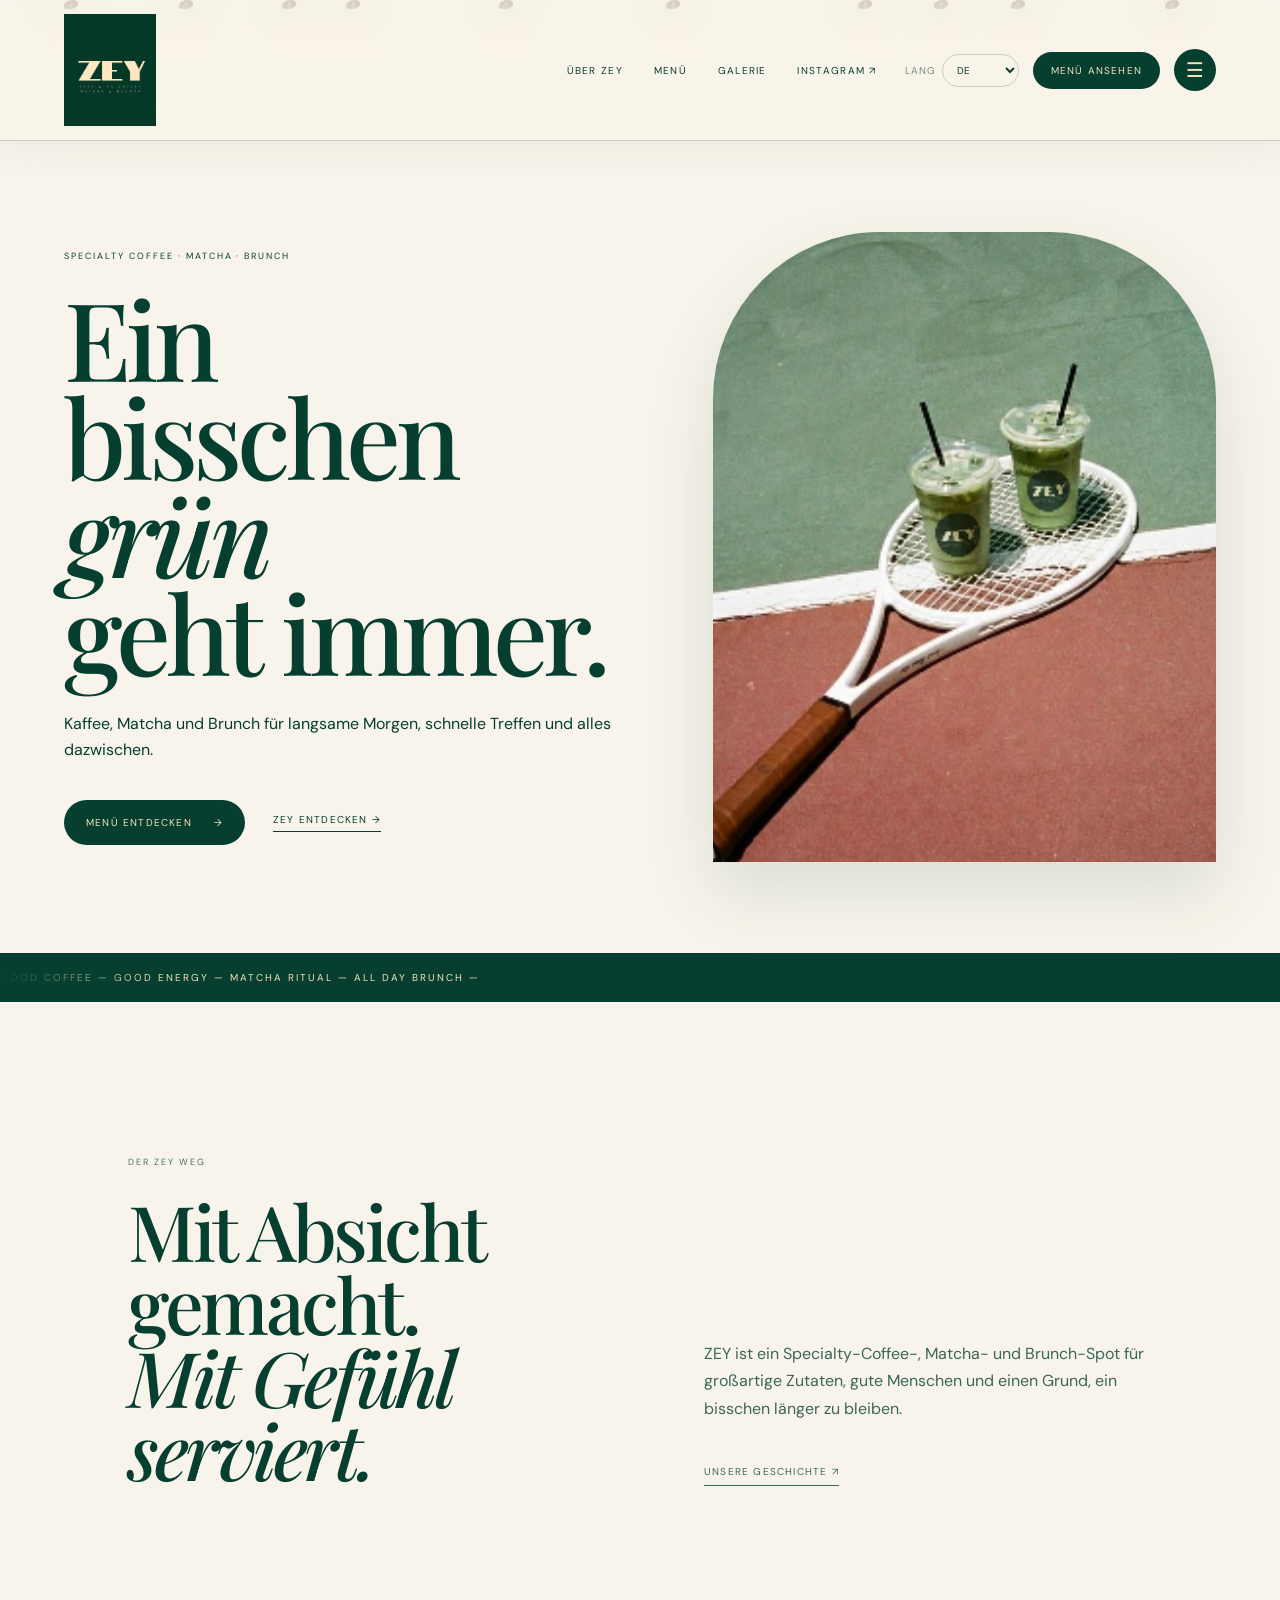
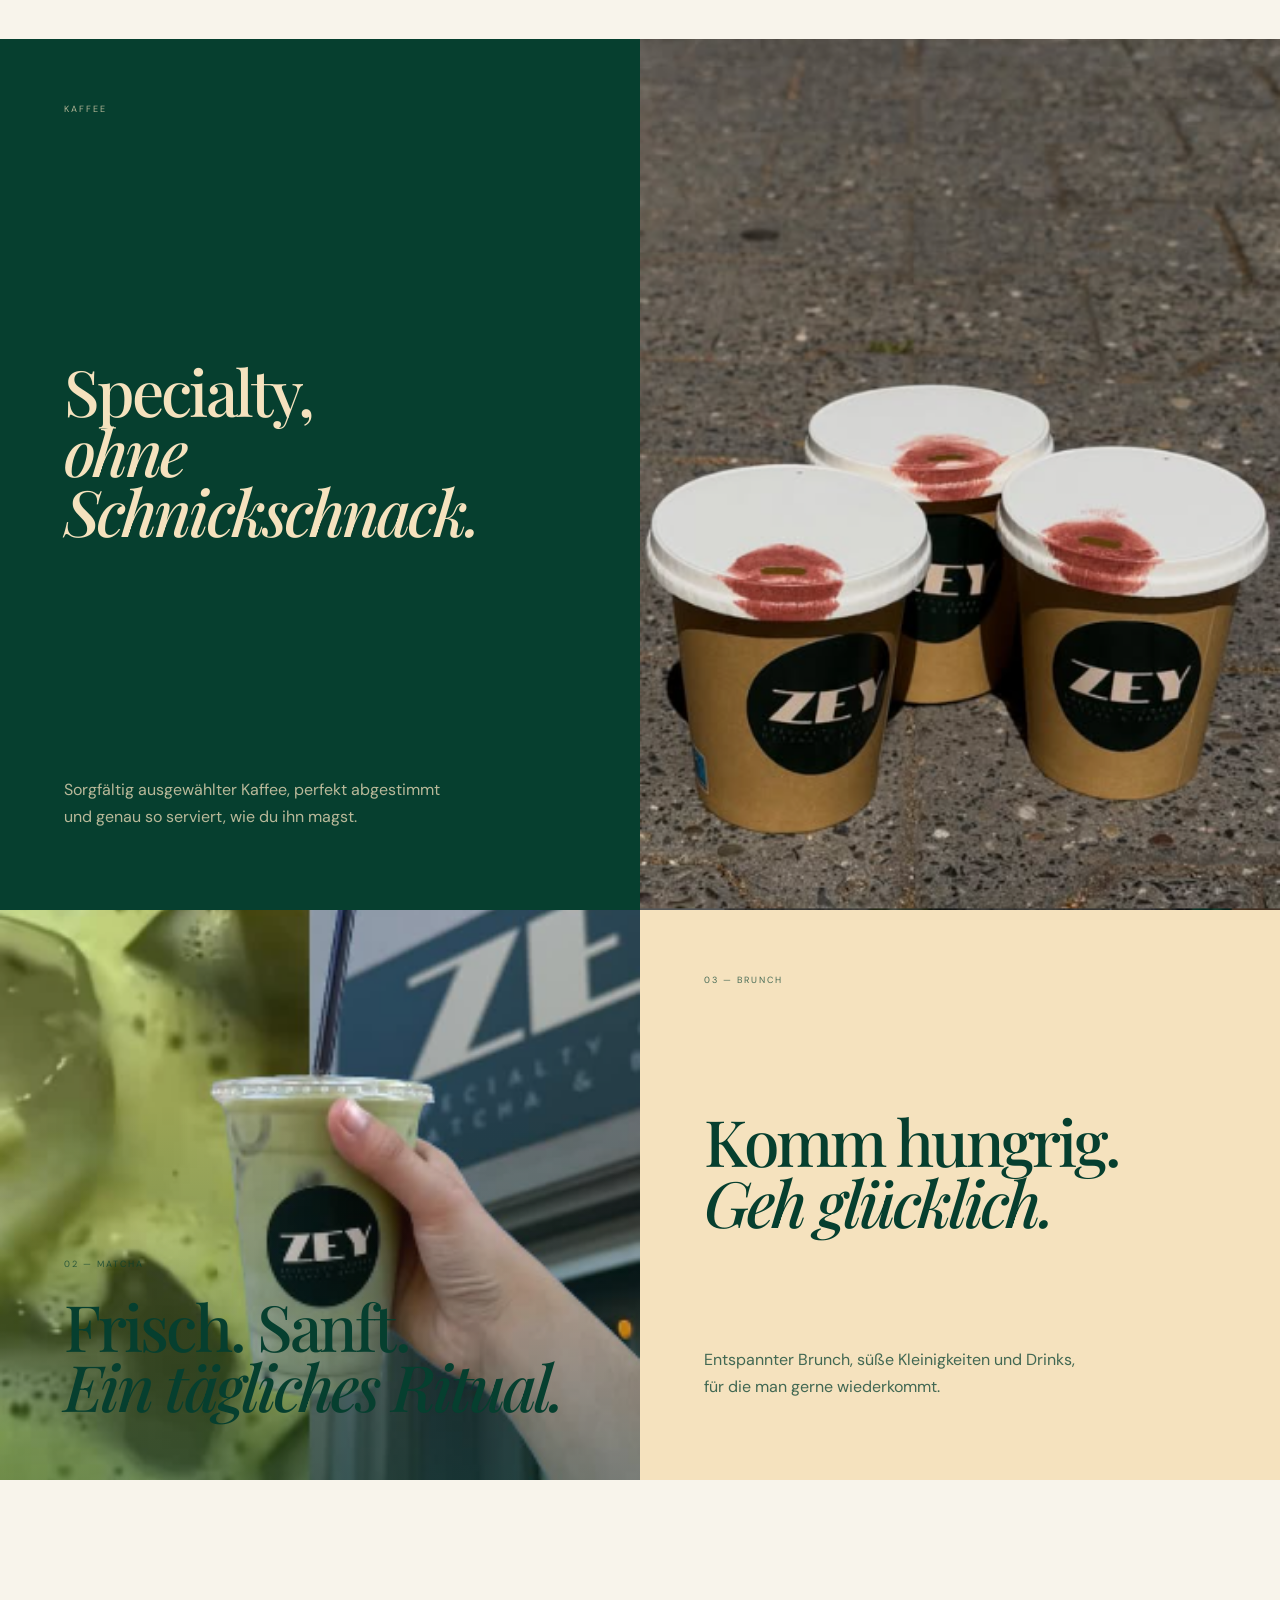
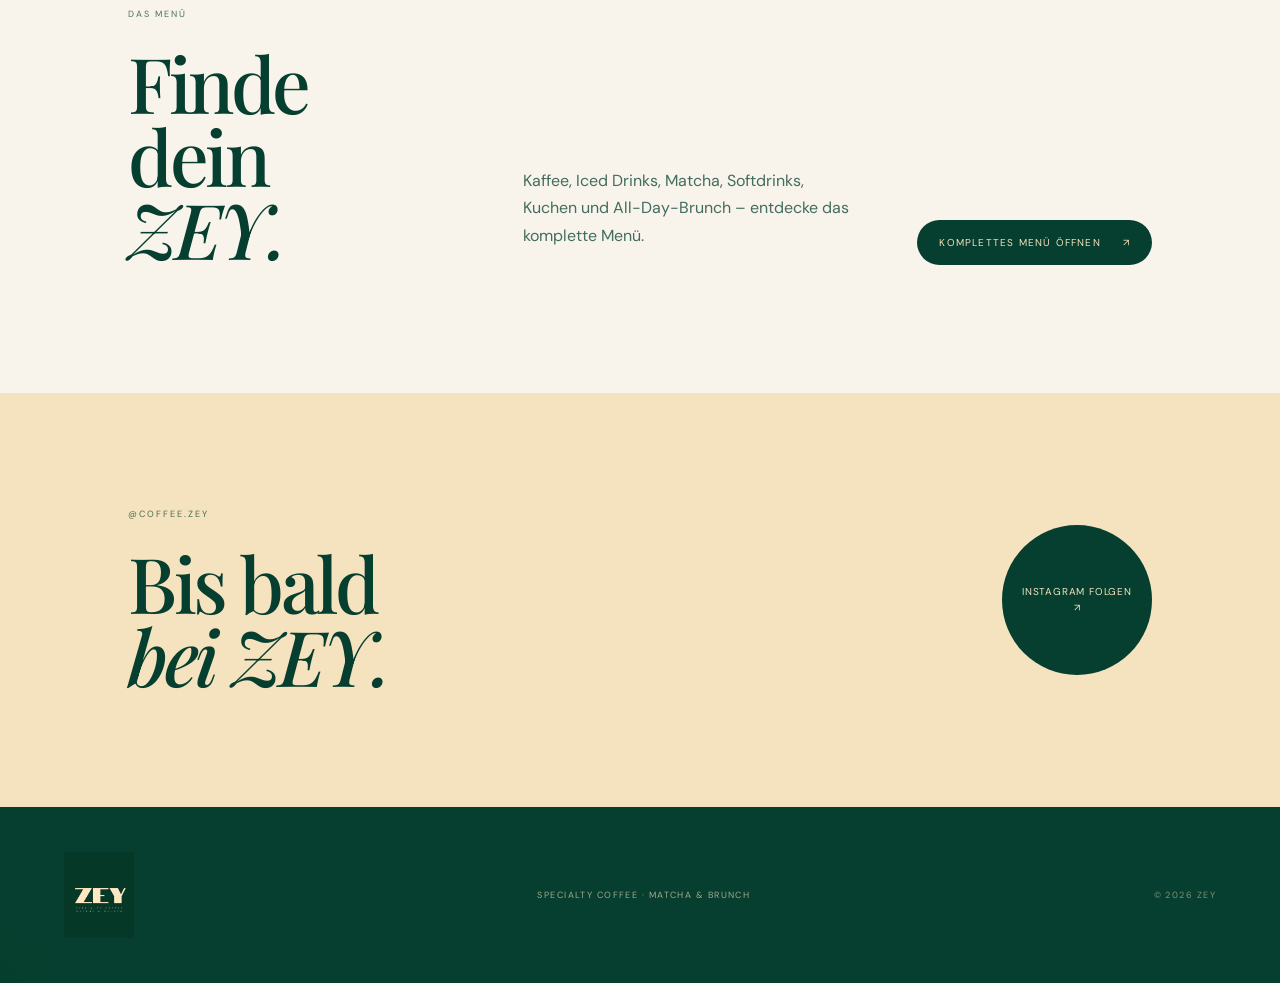
<file: index.html>
<!doctype html><html lang="de"><head><meta charset="UTF-8"><meta name="viewport" content="width=device-width,initial-scale=1,viewport-fit=cover"><title>ZEY — Specialty Coffee, Matcha & Brunch</title><meta name="description" content="ZEY — Specialty Coffee, Matcha & Brunch."><link rel="preconnect" href="https://fonts.googleapis.com"><link rel="preconnect" href="https://fonts.gstatic.com" crossorigin><link href="https://fonts.googleapis.com/css2?family=DM+Sans:wght@400;500;600&family=Playfair+Display:ital,wght@0,500;0,600;1,500&display=swap" rel="stylesheet"><link rel="stylesheet" href="style.css"></head><body><header class="nav"><a class="brand" href="index.html"><img src="assets/logo.png" alt="ZEY"></a><nav><a href="about.html" data-i18n="about">Über ZEY</a><a href="menu.html" data-i18n="menu">Menü</a><a href="gallery.html" data-i18n="gallery">Galerie</a><a href="https://www.instagram.com/coffee.zey/" target="_blank" rel="noreferrer" data-i18n="instagram">Instagram ↗</a></nav><div class="nav-actions"><label class="language"><span>LANG</span><select id="language" aria-label="Language"><option value="de">DE</option><option value="en">EN</option><option value="tr">TR</option><option value="zh">中文</option><option value="fr">FR</option><option value="es">ES</option></select></label><a class="nav-cta" href="menu.html" data-i18n="view">Menü ansehen</a><button class="menu-toggle" type="button" aria-label="Menü öffnen" aria-controls="sideMenu">☰</button></div></header><aside class="side-menu" id="sideMenu" aria-hidden="true"><div class="side-backdrop" data-close-menu></div><div class="side-panel"><button class="side-close" type="button" data-close-menu aria-label="Menü schließen">×</button><nav class="side-links"><a href="index.html" data-i18n="home">Startseite</a><a href="about.html" data-i18n="about">Über ZEY</a><a href="menu.html" data-i18n="menu">Menü</a><a href="gallery.html" data-i18n="gallery">Galerie</a><a href="https://www.instagram.com/coffee.zey/" target="_blank" rel="noreferrer" data-i18n="instagram">Instagram ↗</a></nav><label class="side-language"><span class="eyebrow">LANGUAGE</span><select id="languageSide" aria-label="Language"><option value="de">Deutsch</option><option value="en">English</option><option value="tr">Türkçe</option><option value="zh">中文</option><option value="fr">Français</option><option value="es">Español</option></select></label></div></aside><main><section class="hero"><div class="hero-copy"><p class="eyebrow">SPECIALTY COFFEE · MATCHA · BRUNCH</p><h1 data-i18n="hero">Ein bisschen <em>grün</em><br>geht immer.</h1><p class="lead" data-i18n="lead">Kaffee, Matcha und Brunch für langsame Morgen, schnelle Treffen und alles dazwischen.</p><div class="actions"><a class="button dark" href="menu.html"><span data-i18n="explore">Menü entdecken</span><span class="arrow">→</span></a><a class="text-link" href="about.html"><span data-i18n="discover">ZEY entdecken</span> <span class="arrow">→</span></a></div></div><div class="hero-image"><img src="assets/tennis.png" alt="ZEY Drinks auf dem Tennisplatz"></div></section><section class="marquee"><div>GOOD COFFEE — GOOD ENERGY — MATCHA RITUAL — ALL DAY BRUNCH — </div></section><section class="intro"><div><p class="eyebrow" data-i18n="way">DER ZEY WEG</p><h2 data-i18n="made">Mit Absicht gemacht.<br><em>Mit Gefühl serviert.</em></h2></div><div class="intro-text"><p data-i18n="intro">ZEY ist ein Specialty-Coffee-, Matcha- und Brunch-Spot für großartige Zutaten, gute Menschen und einen Grund, ein bisschen länger zu bleiben.</p><a class="text-link" href="about.html"><span data-i18n="story">Unsere Geschichte</span> <span class="arrow">↗</span></a></div></section><section class="feature-grid"><article class="feature feature-dark"><p class="eyebrow" data-i18n="coffee">KAFFEE</p><h3 data-i18n="coffeeTitle">Specialty,<br><em>ohne Schnickschnack.</em></h3><p data-i18n="coffeeText">Sorgfältig ausgewählter Kaffee, perfekt abgestimmt und genau so serviert, wie du ihn magst.</p></article><article class="feature feature-image"><img src="assets/cups.png" alt="ZEY Kaffeebecher"></article><article class="feature feature-matcha"><img src="assets/matcha-hand.png" alt="ZEY Matcha Latte"><div><p class="eyebrow">02 — <span data-i18n="matcha">MATCHA</span></p><h3 data-i18n="matchaTitle">Frisch. Sanft.<br><em>Ein tägliches Ritual.</em></h3></div></article><article class="feature feature-cream"><p class="eyebrow">03 — <span data-i18n="brunch">BRUNCH</span></p><h3 data-i18n="brunchTitle">Komm hungrig.<br><em>Geh glücklich.</em></h3><p data-i18n="brunchText">Entspannter Brunch, süße Kleinigkeiten und Drinks, für die man gerne wiederkommt.</p></article></section><section class="home-menu"><div><p class="eyebrow" data-i18n="menuLabel">DAS MENÜ</p><h2 data-i18n="menuTitle">Finde dein<br><em>ZEY.</em></h2></div><p class="home-menu-copy" data-i18n="menuText">Kaffee, Iced Drinks, Matcha, Softdrinks, Kuchen und All-Day-Brunch – entdecke das komplette Menü.</p><a class="button dark" href="menu.html"><span data-i18n="open">Komplettes Menü öffnen</span> <span class="arrow">↗</span></a></section><section class="social"><div><p class="eyebrow">@COFFEE.ZEY</p><h2 data-i18n="see">Bis bald<br><em>bei ZEY.</em></h2></div><a class="circle-button" href="https://www.instagram.com/coffee.zey/" target="_blank" rel="noreferrer"><span data-i18n="follow">Instagram folgen</span> <span class="arrow">↗</span></a></section></main><footer><img src="assets/logo.png" alt="ZEY"><p data-i18n="footer">SPECIALTY COFFEE · MATCHA & BRUNCH</p><span>© 2026 ZEY</span></footer><script src="lang.js"></script><script src="motion.js"></script></body></html>
</file>
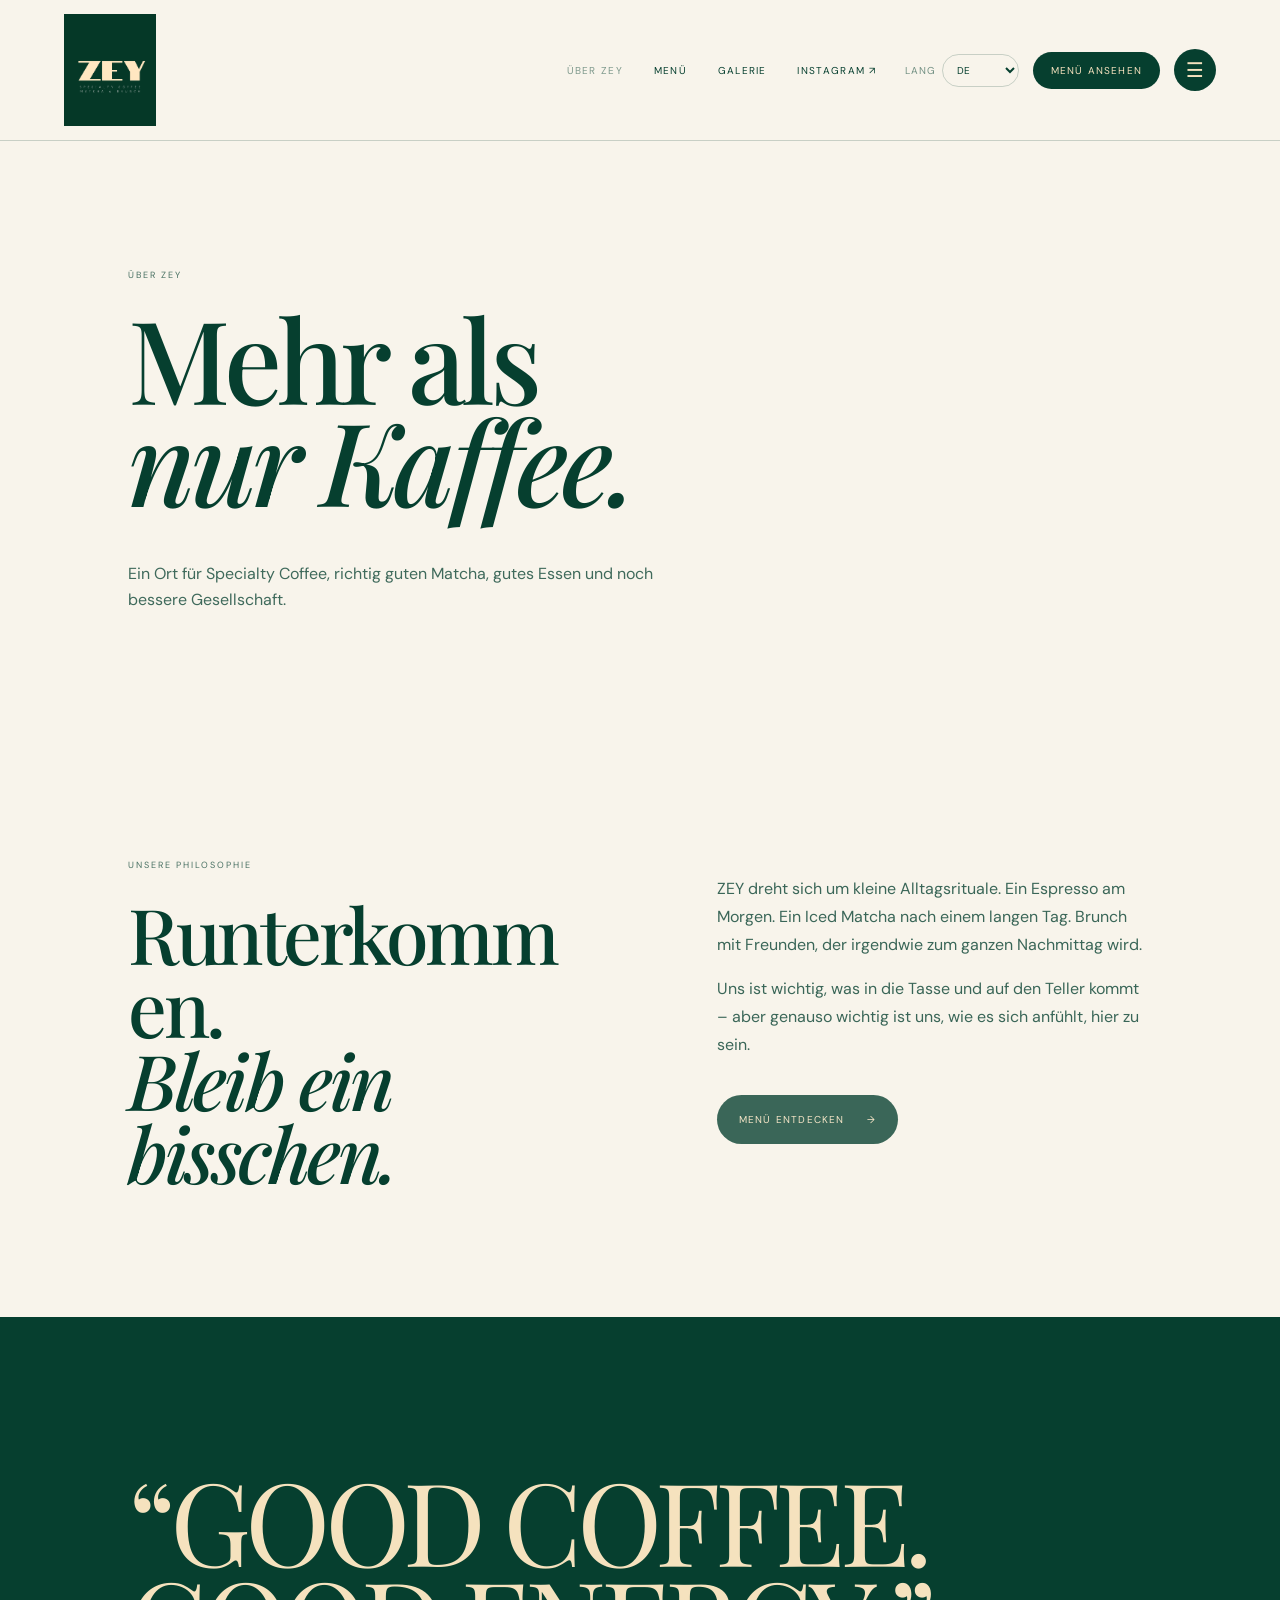
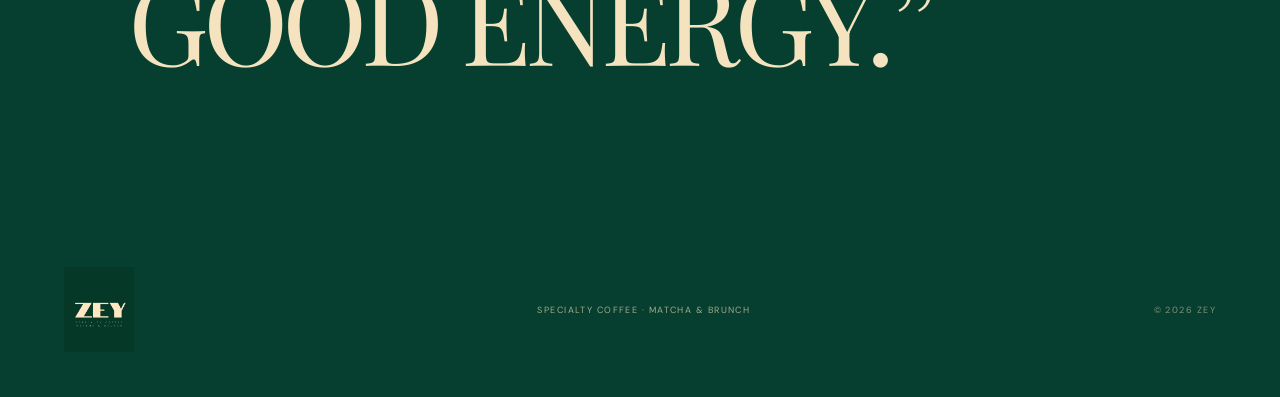
<file: about.html>
<!doctype html><html lang="de"><head><meta charset="UTF-8"><meta name="viewport" content="width=device-width,initial-scale=1,viewport-fit=cover"><title>Über ZEY — Specialty Coffee, Matcha & Brunch</title><link rel="preconnect" href="https://fonts.googleapis.com"><link rel="preconnect" href="https://fonts.gstatic.com" crossorigin><link href="https://fonts.googleapis.com/css2?family=DM+Sans:wght@400;500;600&family=Playfair+Display:ital,wght@0,500;0,600&display=swap" rel="stylesheet"><link rel="stylesheet" href="style.css"></head><body><header class="nav"><a class="brand" href="index.html"><img src="assets/logo.png" alt="ZEY"></a><nav><a class="active" href="about.html" data-i18n="about">Über ZEY</a><a href="menu.html" data-i18n="menu">Menü</a><a href="gallery.html" data-i18n="gallery">Galerie</a><a href="https://www.instagram.com/coffee.zey/" target="_blank" rel="noreferrer" data-i18n="instagram">Instagram ↗</a></nav><div class="nav-actions"><label class="language"><span>LANG</span><select id="language" aria-label="Language"><option value="de">DE</option><option value="en">EN</option><option value="tr">TR</option><option value="zh">中文</option><option value="fr">FR</option><option value="es">ES</option></select></label><a class="nav-cta" href="menu.html" data-i18n="view">Menü ansehen</a><button class="menu-toggle" type="button" aria-label="Menü öffnen" aria-controls="sideMenu">☰</button></div></header><aside class="side-menu" id="sideMenu" aria-hidden="true"><div class="side-backdrop" data-close-menu></div><div class="side-panel"><button class="side-close" type="button" data-close-menu aria-label="Menü schließen">×</button><nav class="side-links"><a href="index.html" data-i18n="home">Startseite</a><a href="about.html" data-i18n="about">Über ZEY</a><a href="menu.html" data-i18n="menu">Menü</a><a href="gallery.html" data-i18n="gallery">Galerie</a><a href="https://www.instagram.com/coffee.zey/" target="_blank" rel="noreferrer" data-i18n="instagram">Instagram ↗</a></nav><label class="side-language"><span class="eyebrow">LANGUAGE</span><select id="languageSide" aria-label="Language"><option value="de">Deutsch</option><option value="en">English</option><option value="tr">Türkçe</option><option value="zh">中文</option><option value="fr">Français</option><option value="es">Español</option></select></label></div></aside><main><section class="page-hero"><p class="eyebrow" data-i18n="aboutEy">ÜBER ZEY</p><h1 data-i18n="aboutTitle">Mehr als<br><em>nur Kaffee.</em></h1><p class="lead" data-i18n="aboutLead">Ein Ort für Specialty Coffee, richtig guten Matcha, gutes Essen und noch bessere Gesellschaft.</p></section><section class="about-copy"><div><p class="eyebrow" data-i18n="philo">UNSERE PHILOSOPHIE</p><h2 data-i18n="slow">Runterkommen.<br><em>Bleib ein bisschen.</em></h2></div><div><p data-i18n="about1">ZEY dreht sich um kleine Alltagsrituale. Ein Espresso am Morgen. Ein Iced Matcha nach einem langen Tag. Brunch mit Freunden, der irgendwie zum ganzen Nachmittag wird.</p><p data-i18n="about2">Uns ist wichtig, was in die Tasse und auf den Teller kommt – aber genauso wichtig ist uns, wie es sich anfühlt, hier zu sein.</p><a class="button dark" href="menu.html"><span data-i18n="explore">Menü entdecken</span><span class="arrow">→</span></a></div></section><section class="quote"><p>“GOOD COFFEE.<br>GOOD ENERGY.”</p></section></main><footer><img src="assets/logo.png" alt="ZEY"><p data-i18n="footer">SPECIALTY COFFEE · MATCHA & BRUNCH</p><span>© 2026 ZEY</span></footer><script src="lang.js"></script></body></html>
</file>
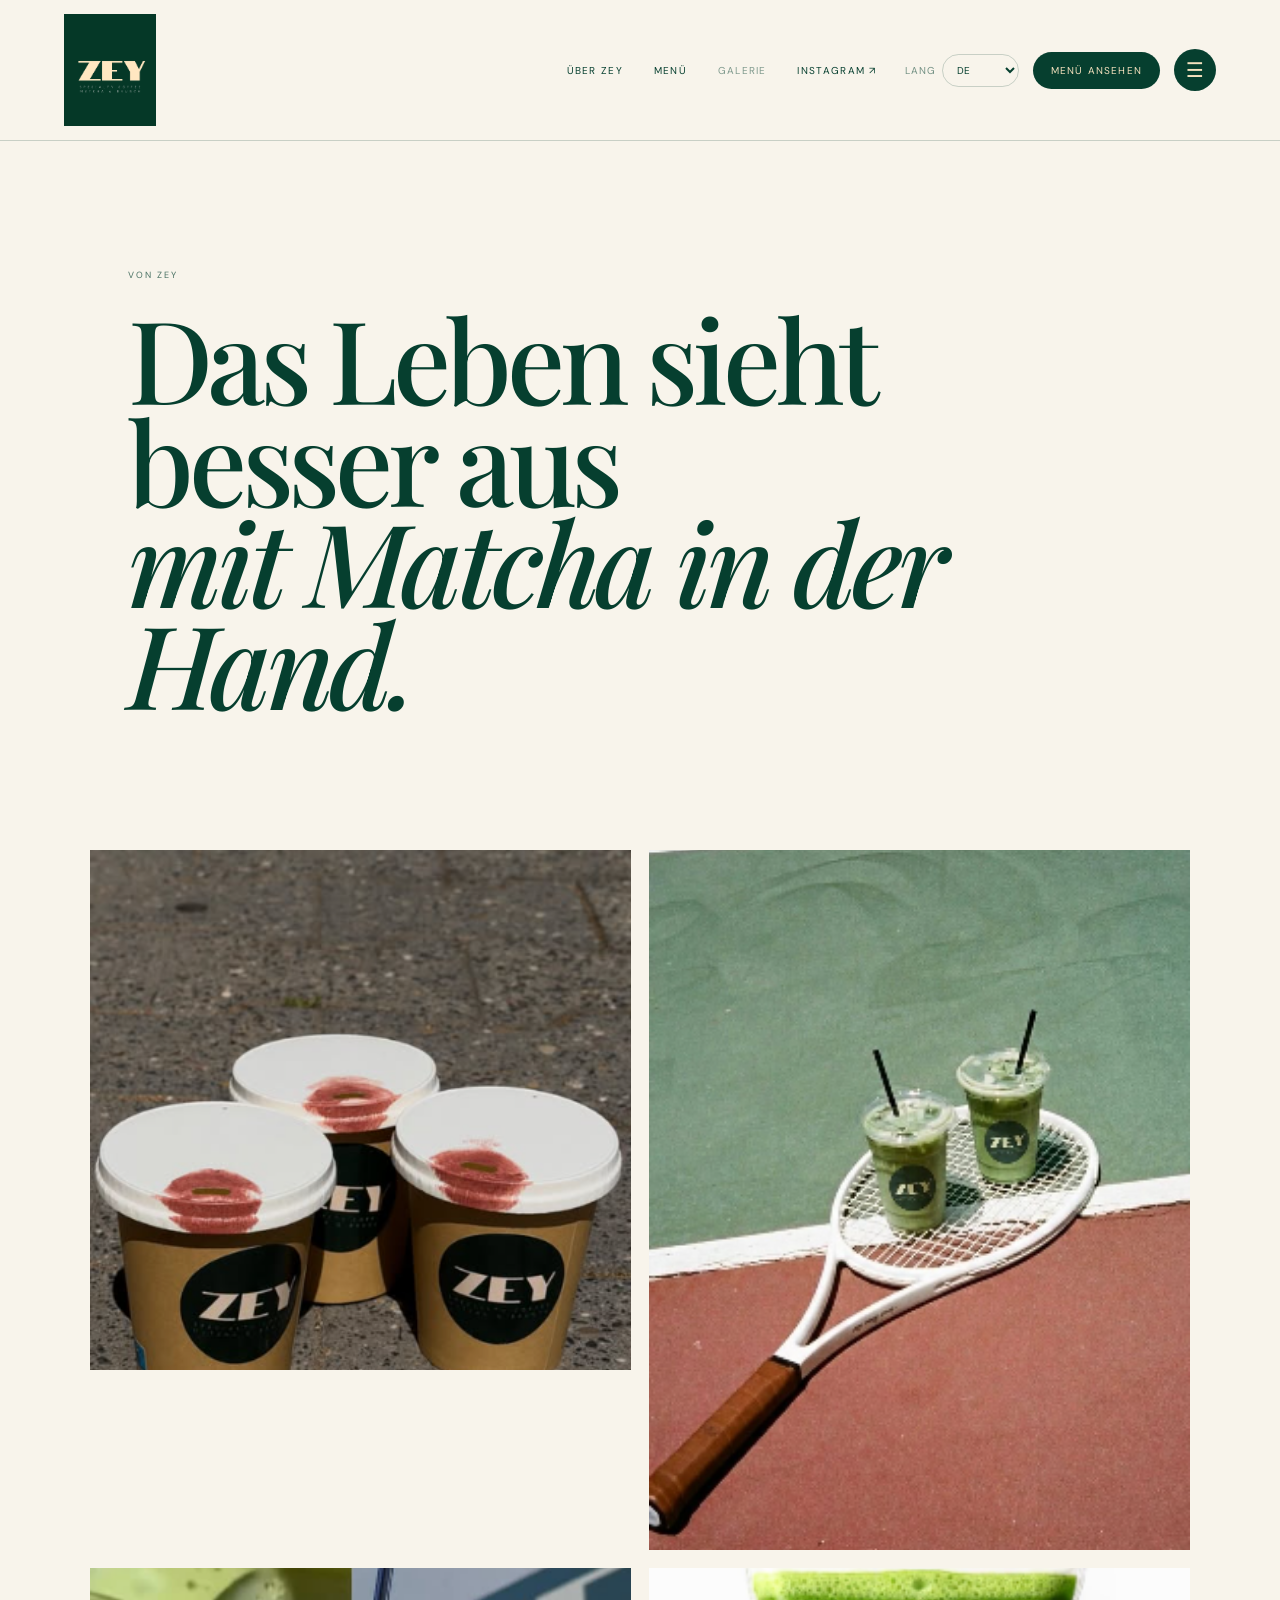
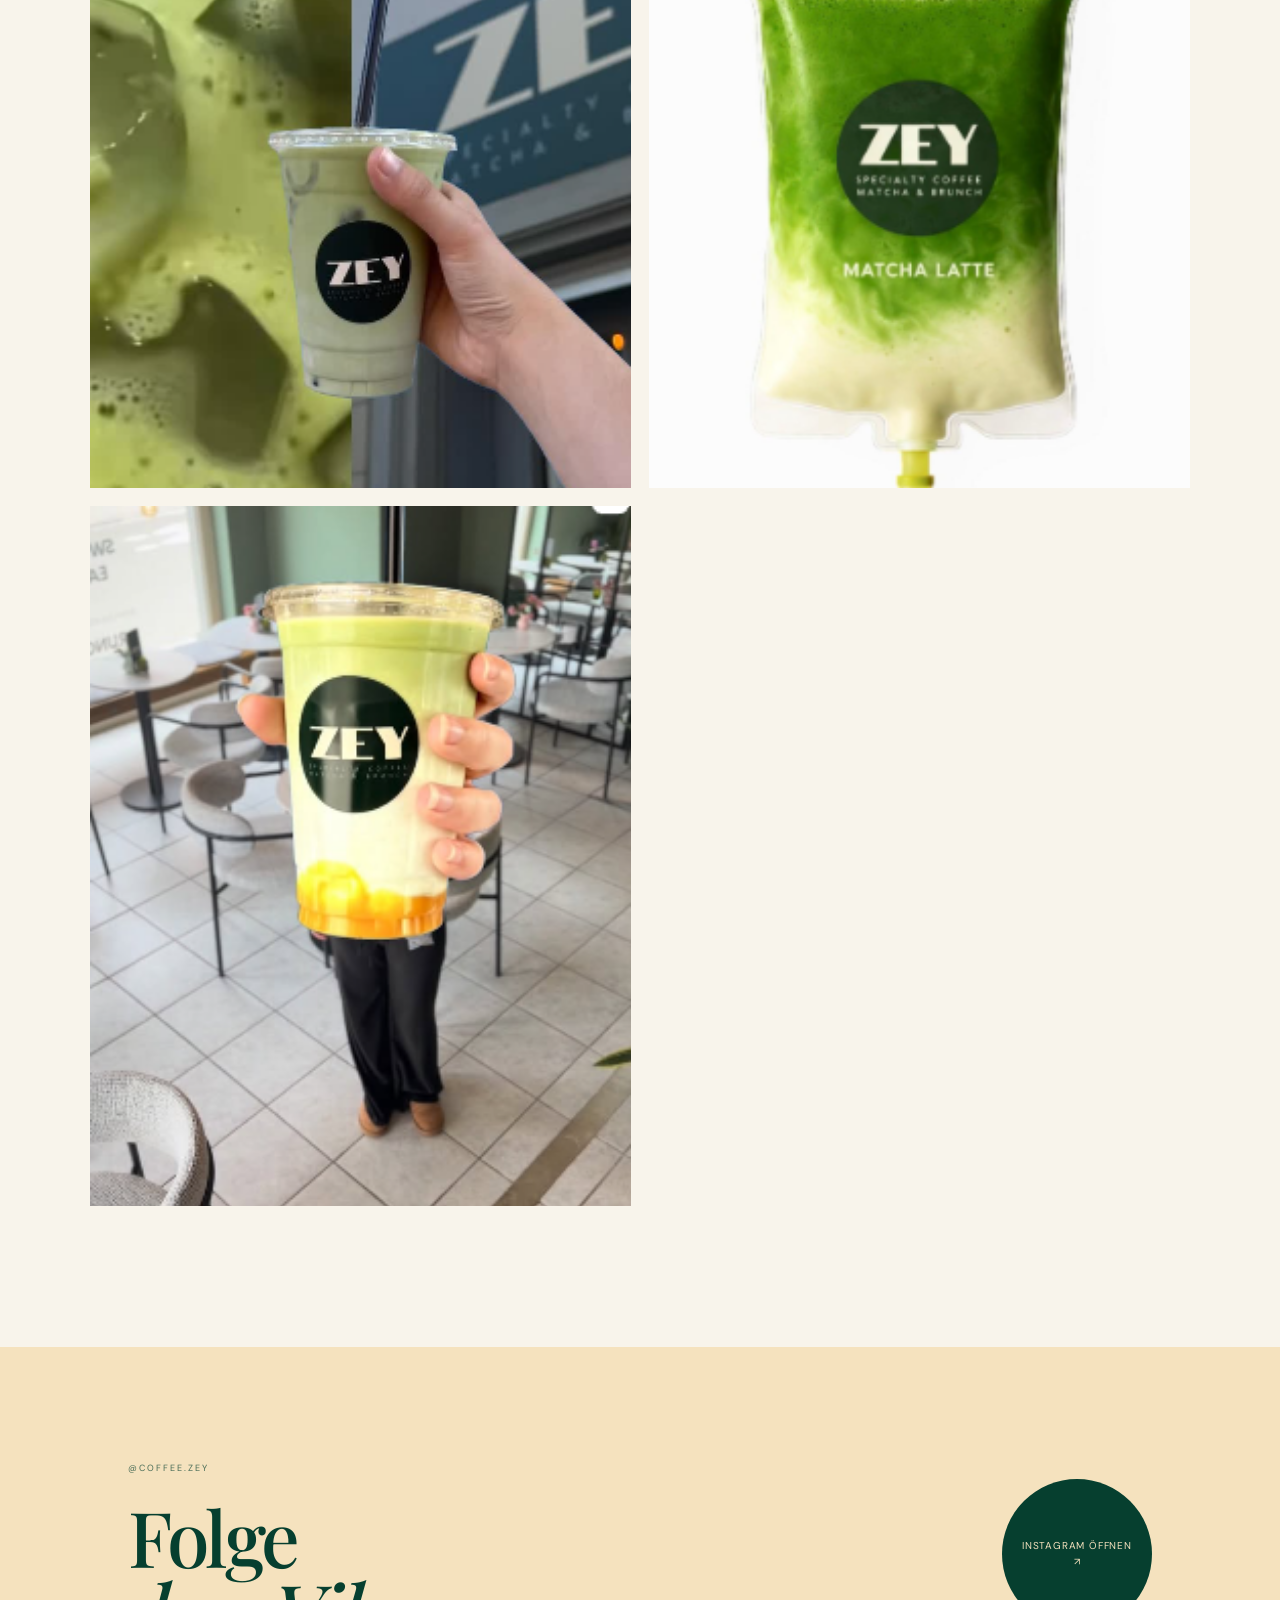
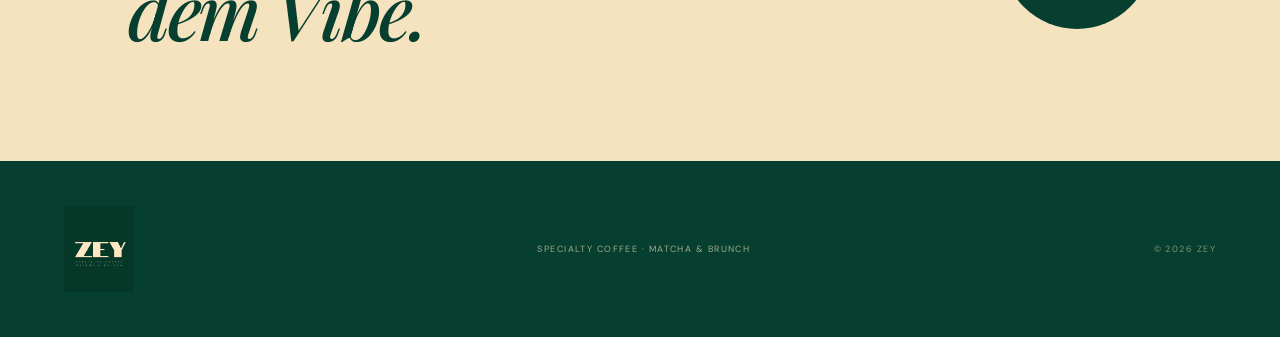
<file: gallery.html>
<!doctype html><html lang="de"><head><meta charset="UTF-8"><meta name="viewport" content="width=device-width,initial-scale=1,viewport-fit=cover"><title>Galerie — ZEY</title><link rel="preconnect" href="https://fonts.googleapis.com"><link rel="preconnect" href="https://fonts.gstatic.com" crossorigin><link href="https://fonts.googleapis.com/css2?family=DM+Sans:wght@400;500;600&family=Playfair+Display:ital,wght@0,500;0,600&display=swap" rel="stylesheet"><link rel="stylesheet" href="style.css"></head><body><header class="nav"><a class="brand" href="index.html"><img src="assets/logo.png" alt="ZEY"></a><nav><a href="about.html" data-i18n="about">Über ZEY</a><a href="menu.html" data-i18n="menu">Menü</a><a class="active" href="gallery.html" data-i18n="gallery">Galerie</a><a href="https://www.instagram.com/coffee.zey/" target="_blank" rel="noreferrer" data-i18n="instagram">Instagram ↗</a></nav><div class="nav-actions"><label class="language"><span>LANG</span><select id="language" aria-label="Language"><option value="de">DE</option><option value="en">EN</option><option value="tr">TR</option><option value="zh">中文</option><option value="fr">FR</option><option value="es">ES</option></select></label><a class="nav-cta" href="menu.html" data-i18n="view">Menü ansehen</a><button class="menu-toggle" type="button" aria-label="Menü öffnen" aria-controls="sideMenu">☰</button></div></header><aside class="side-menu" id="sideMenu" aria-hidden="true"><div class="side-backdrop" data-close-menu></div><div class="side-panel"><button class="side-close" type="button" data-close-menu aria-label="Menü schließen">×</button><nav class="side-links"><a href="index.html" data-i18n="home">Startseite</a><a href="about.html" data-i18n="about">Über ZEY</a><a href="menu.html" data-i18n="menu">Menü</a><a href="gallery.html" data-i18n="gallery">Galerie</a><a href="https://www.instagram.com/coffee.zey/" target="_blank" rel="noreferrer" data-i18n="instagram">Instagram ↗</a></nav><label class="side-language"><span class="eyebrow">LANGUAGE</span><select id="languageSide" aria-label="Language"><option value="de">Deutsch</option><option value="en">English</option><option value="tr">Türkçe</option><option value="zh">中文</option><option value="fr">Français</option><option value="es">Español</option></select></label></div></aside><main><section class="page-hero"><p class="eyebrow" data-i18n="from">VON ZEY</p><h1 data-i18n="galleryTitle">Das Leben sieht besser aus<br><em>mit Matcha in der Hand.</em></h1></section><section class="gallery gallery-page"><div class="gallery-grid"><img src="assets/cups.png" alt="ZEY coffee cups"><img class="tall" src="assets/tennis.png" alt="ZEY drinks on a tennis court"><img src="assets/matcha-hand.png" alt="ZEY matcha latte"><img src="assets/matcha-bag.png" alt="ZEY matcha bag"><img class="tall" src="assets/drink.png" alt="ZEY iced drink"></div></section><section class="social"><div><p class="eyebrow">@COFFEE.ZEY</p><h2 data-i18n="vibe">Folge<br><em>dem Vibe.</em></h2></div><a class="circle-button" href="https://www.instagram.com/coffee.zey/" target="_blank" rel="noreferrer"><span data-i18n="openInstagram">Instagram öffnen</span> <span class="arrow">↗</span></a></section></main><footer><img src="assets/logo.png" alt="ZEY"><p data-i18n="footer">SPECIALTY COFFEE · MATCHA & BRUNCH</p><span>© 2026 ZEY</span></footer><script src="lang.js"></script></body></html>
</file>
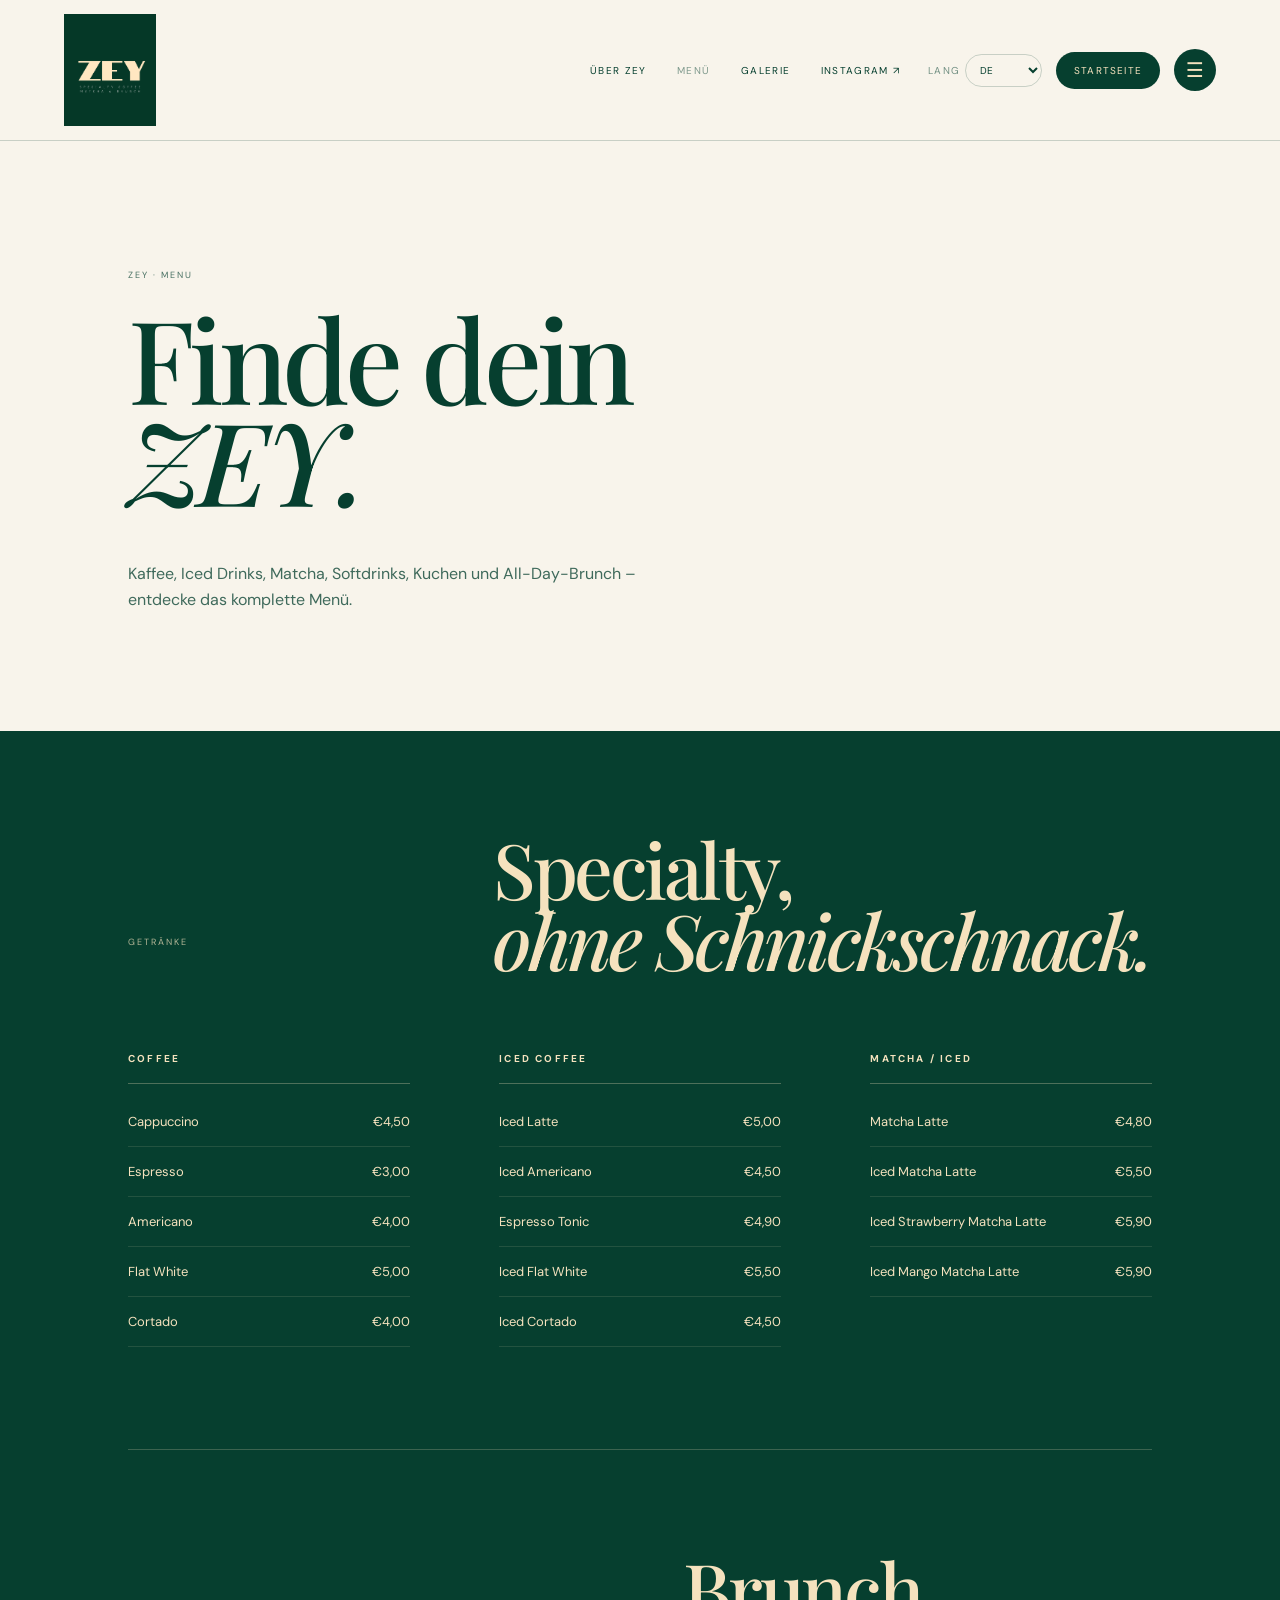
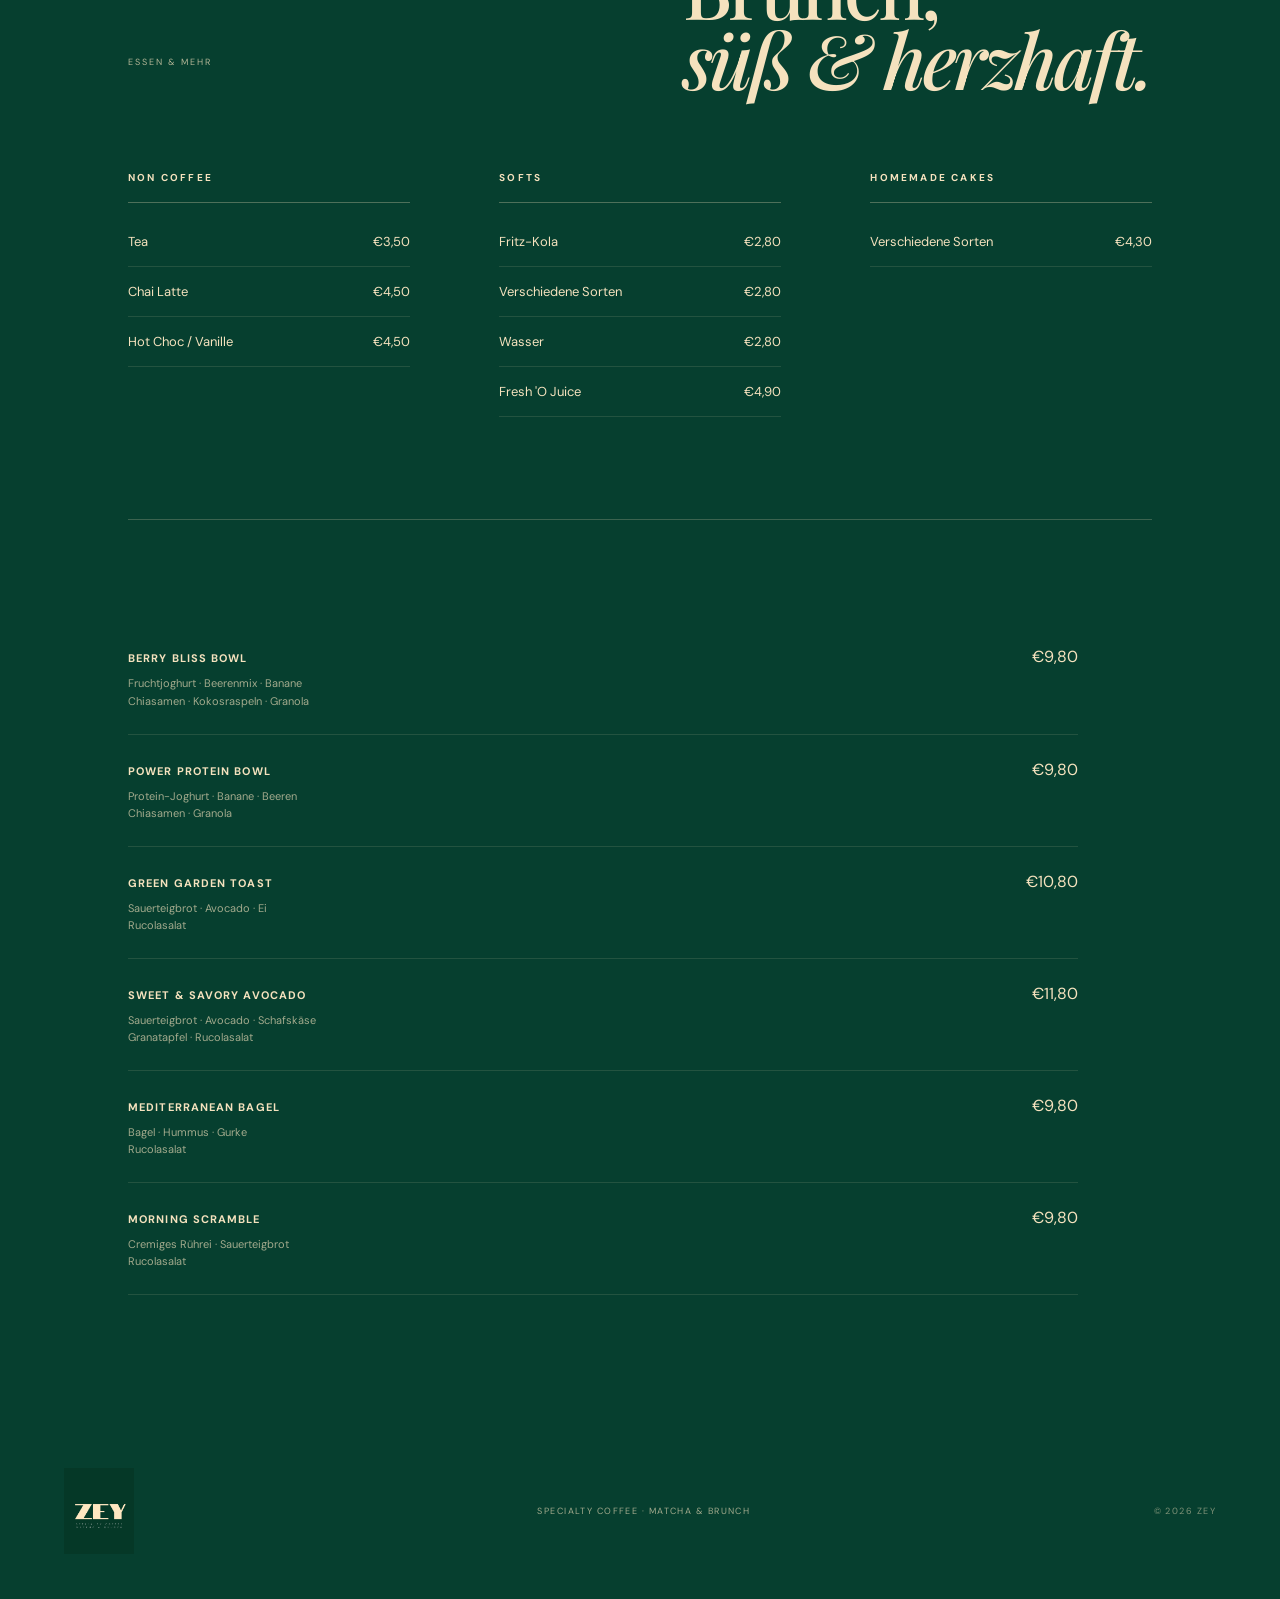
<file: menu.html>
<!doctype html><html lang="de"><head><meta charset="UTF-8"><meta name="viewport" content="width=device-width,initial-scale=1,viewport-fit=cover"><title>Menü — ZEY</title><meta name="description" content="ZEY Menü — Coffee, Matcha & Brunch."><link rel="preconnect" href="https://fonts.googleapis.com"><link rel="preconnect" href="https://fonts.gstatic.com" crossorigin><link href="https://fonts.googleapis.com/css2?family=DM+Sans:wght@400;500;600&family=Playfair+Display:ital,wght@0,500;0,600&display=swap" rel="stylesheet"><link rel="stylesheet" href="style.css"></head><body><header class="nav"><a class="brand" href="index.html"><img src="assets/logo.png" alt="ZEY"></a><nav><a href="about.html" data-i18n="about">Über ZEY</a><a class="active" href="menu.html" data-i18n="menu">Menü</a><a href="gallery.html" data-i18n="gallery">Galerie</a><a href="https://www.instagram.com/coffee.zey/" target="_blank" rel="noreferrer" data-i18n="instagram">Instagram ↗</a></nav><div class="nav-actions"><label class="language"><span>LANG</span><select id="language" aria-label="Language"><option value="de">DE</option><option value="en">EN</option><option value="tr">TR</option><option value="zh">中文</option><option value="fr">FR</option><option value="es">ES</option></select></label><a class="nav-cta" href="index.html" data-i18n="home">Startseite</a><button class="menu-toggle" type="button" aria-label="Menü öffnen" aria-controls="sideMenu">☰</button></div></header><aside class="side-menu" id="sideMenu" aria-hidden="true"><div class="side-backdrop" data-close-menu></div><div class="side-panel"><button class="side-close" type="button" data-close-menu aria-label="Menü schließen">×</button><nav class="side-links"><a href="index.html" data-i18n="home">Startseite</a><a href="about.html" data-i18n="about">Über ZEY</a><a href="menu.html" data-i18n="menu">Menü</a><a href="gallery.html" data-i18n="gallery">Galerie</a><a href="https://www.instagram.com/coffee.zey/" target="_blank" rel="noreferrer" data-i18n="instagram">Instagram ↗</a></nav><label class="side-language"><span class="eyebrow">LANGUAGE</span><select id="languageSide" aria-label="Language"><option value="de">Deutsch</option><option value="en">English</option><option value="tr">Türkçe</option><option value="zh">中文</option><option value="fr">Français</option><option value="es">Español</option></select></label></div></aside><main><section class="page-hero"><p class="eyebrow">ZEY · MENU</p><h1 data-i18n="menuTitle">Finde dein<br><em>ZEY.</em></h1><p class="lead" data-i18n="menuText">Kaffee, Iced Drinks, Matcha, Softdrinks, Kuchen und All-Day-Brunch – entdecke das komplette Menü.</p></section><section class="menu-page"><div class="menu-intro"><p class="eyebrow" data-i18n="drinks">GETRÄNKE</p><h2 data-i18n="coffeeTitle">Kaffee &<br><em>Matcha</em></h2></div><div class="menu-columns"><div><h4>COFFEE</h4><div class="menu-item"><span>Cappuccino</span><b>€4,50</b></div><div class="menu-item"><span>Espresso</span><b>€3,00</b></div><div class="menu-item"><span>Americano</span><b>€4,00</b></div><div class="menu-item"><span>Flat White</span><b>€5,00</b></div><div class="menu-item"><span>Cortado</span><b>€4,00</b></div></div><div><h4>ICED COFFEE</h4><div class="menu-item"><span>Iced Latte</span><b>€5,00</b></div><div class="menu-item"><span>Iced Americano</span><b>€4,50</b></div><div class="menu-item"><span>Espresso Tonic</span><b>€4,90</b></div><div class="menu-item"><span>Iced Flat White</span><b>€5,50</b></div><div class="menu-item"><span>Iced Cortado</span><b>€4,50</b></div></div><div><h4>MATCHA / ICED</h4><div class="menu-item"><span>Matcha Latte</span><b>€4,80</b></div><div class="menu-item"><span>Iced Matcha Latte</span><b>€5,50</b></div><div class="menu-item"><span>Iced Strawberry Matcha Latte</span><b>€5,90</b></div><div class="menu-item"><span>Iced Mango Matcha Latte</span><b>€5,90</b></div></div></div><div class="menu-divider"></div><div class="menu-intro"><p class="eyebrow" data-i18n="food">ESSEN & MEHR</p><h2 data-i18n="brunchHead">Brunch,<br><em>süß & herzhaft.</em></h2></div><div class="menu-columns"><div><h4>NON COFFEE</h4><div class="menu-item"><span>Tea</span><b>€3,50</b></div><div class="menu-item"><span>Chai Latte</span><b>€4,50</b></div><div class="menu-item"><span>Hot Choc / Vanille</span><b>€4,50</b></div></div><div><h4>SOFTS</h4><div class="menu-item"><span>Fritz-Kola</span><b>€2,80</b></div><div class="menu-item"><span>Verschiedene Sorten</span><b>€2,80</b></div><div class="menu-item"><span>Wasser</span><b>€2,80</b></div><div class="menu-item"><span>Fresh 'O Juice</span><b>€4,90</b></div></div><div><h4>HOMEMADE CAKES</h4><div class="menu-item"><span>Verschiedene Sorten</span><b>€4,30</b></div></div></div><div class="menu-divider"></div><div class="brunch-list"><div class="brunch-row"><div><strong>BERRY BLISS BOWL</strong><p>Fruchtjoghurt · Beerenmix · Banane<br>Chiasamen · Kokosraspeln · Granola</p></div><b>€9,80</b></div><div class="brunch-row"><div><strong>POWER PROTEIN BOWL</strong><p>Protein-Joghurt · Banane · Beeren<br>Chiasamen · Granola</p></div><b>€9,80</b></div><div class="brunch-row"><div><strong>GREEN GARDEN TOAST</strong><p>Sauerteigbrot · Avocado · Ei<br>Rucolasalat</p></div><b>€10,80</b></div><div class="brunch-row"><div><strong>SWEET & SAVORY AVOCADO</strong><p>Sauerteigbrot · Avocado · Schafskäse<br>Granatapfel · Rucolasalat</p></div><b>€11,80</b></div><div class="brunch-row"><div><strong>MEDITERRANEAN BAGEL</strong><p>Bagel · Hummus · Gurke<br>Rucolasalat</p></div><b>€9,80</b></div><div class="brunch-row"><div><strong>MORNING SCRAMBLE</strong><p>Cremiges Rührei · Sauerteigbrot<br>Rucolasalat</p></div><b>€9,80</b></div></div></section></main><footer><img src="assets/logo.png" alt="ZEY"><p data-i18n="footer">SPECIALTY COFFEE · MATCHA & BRUNCH</p><span>© 2026 ZEY</span></footer><script src="lang.js"></script></body></html>
</file>
<file: style.css>
:root{--green:#063f2f;--cream:#f5e2be;--ink:#10382d;--paper:#f8f4eb;--line:rgba(6,63,47,.2);--sans:'DM Sans',system-ui,-apple-system,BlinkMacSystemFont,'Segoe UI',sans-serif;--serif:'Playfair Display',Georgia,'Times New Roman',serif}*{box-sizing:border-box}html{scroll-behavior:smooth;-webkit-text-size-adjust:100%}body{margin:0;background:var(--paper);color:var(--green);font-family:var(--sans);overflow-x:hidden}img{max-width:100%;height:auto}a{color:inherit;text-decoration:none}button,select{font:inherit}.nav{min-height:88px;padding:14px 5vw;display:flex;align-items:center;gap:28px;border-bottom:1px solid var(--line);position:sticky;top:0;background:rgba(248,244,235,.96);backdrop-filter:blur(14px);z-index:100}.brand{flex:0 0 auto}.brand img{width:92px;display:block}.nav nav{display:flex;align-items:center;gap:clamp(16px,2.4vw,34px);margin-left:auto;font-size:clamp(10px,.75vw,12px);letter-spacing:.13em;text-transform:uppercase}.nav nav a{white-space:nowrap;transition:opacity .2s}.nav nav a:hover,.nav nav a.active{opacity:.5}.nav-actions{display:flex;align-items:center;gap:14px;flex:0 0 auto}.language{display:flex;align-items:center;gap:5px;font-size:10px;letter-spacing:.12em}.language span{opacity:.55}.language select{border:1px solid var(--line);border-radius:999px;padding:8px 25px 8px 10px;background:transparent;color:var(--green);cursor:pointer;outline:none}.nav-cta{background:var(--green);color:var(--cream);padding:12px 18px;border-radius:100px;font-size:10px;letter-spacing:.12em;text-transform:uppercase;white-space:nowrap}.menu-toggle{display:inline-flex;align-items:center;justify-content:center;border:0;background:var(--green);color:var(--cream);width:42px;height:42px;border-radius:50%;font-size:20px;line-height:1;cursor:pointer}.side-menu{position:fixed;inset:0;visibility:hidden;z-index:200}.side-menu.open{visibility:visible}.side-backdrop{position:absolute;inset:0;background:rgba(0,0,0,.35);opacity:0;transition:opacity .25s}.side-menu.open .side-backdrop{opacity:1}.side-panel{position:absolute;right:0;top:0;height:100%;width:min(88vw,390px);background:var(--green);color:var(--cream);padding:28px;transform:translateX(100%);transition:transform .3s ease;display:flex;flex-direction:column}.side-menu.open .side-panel{transform:none}.side-close{align-self:flex-end;border:0;background:none;color:inherit;font-size:28px;cursor:pointer}.side-links{display:flex;flex-direction:column;margin-top:35px}.side-links a{font-family:var(--serif);font-size:clamp(30px,8vw,48px);padding:12px 0;border-bottom:1px solid rgba(245,226,190,.18)}.side-language{margin-top:auto}.side-language select{width:100%;background:transparent;color:var(--cream);border:1px solid rgba(245,226,190,.35);border-radius:999px;padding:13px}.arrow{display:inline-block;font-style:normal;transition:transform .2s ease}.button:hover .arrow,.text-link:hover .arrow,.circle-button:hover .arrow{transform:translateX(4px)}.hero{min-height:calc(100svh - 88px);padding:clamp(45px,6vw,90px) 5vw;display:grid;grid-template-columns:minmax(0,1fr) minmax(280px,.9fr);gap:clamp(35px,7vw,110px);align-items:center}.hero-copy{max-width:720px}.eyebrow{font-size:clamp(9px,.7vw,11px);letter-spacing:.22em;text-transform:uppercase;margin:0 0 26px;opacity:.72}.hero h1,h1,h2,h3{font-family:var(--serif);font-weight:500;letter-spacing:-.045em;overflow-wrap:anywhere}.hero h1{font-size:clamp(52px,8.5vw,132px);line-height:.9;margin:0 0 32px}.lead{font-size:clamp(16px,1.25vw,19px);line-height:1.6;max-width:560px;opacity:.76}.actions{display:flex;align-items:center;flex-wrap:wrap;gap:20px 28px;margin-top:38px}.button{display:inline-flex;gap:22px;align-items:center;padding:16px 22px;border-radius:100px;font-size:10px;letter-spacing:.12em;text-transform:uppercase}.button.dark{background:var(--green);color:var(--cream)}.button.cream{background:var(--cream);color:var(--green);margin-top:42px}.text-link{font-size:10px;letter-spacing:.12em;text-transform:uppercase;border-bottom:1px solid currentColor;padding-bottom:5px}.hero-image{height:min(650px,70svh);min-height:420px;overflow:hidden;border-radius:clamp(90px,13vw,180px) clamp(90px,13vw,180px) 0 0}.hero-image img{width:100%;height:100%;object-fit:cover;display:block}.marquee{background:var(--green);color:var(--cream);overflow:hidden;white-space:nowrap;padding:18px 0;font-size:10px;letter-spacing:.2em}.marquee div{animation:scroll 24s linear infinite;width:max-content}@keyframes scroll{to{transform:translateX(-30%)}}.intro{padding:clamp(80px,12vw,170px) 10vw;display:grid;grid-template-columns:minmax(0,1fr) minmax(0,1fr);gap:clamp(45px,10vw,150px);align-items:end}.intro h2,.home-menu h2,.social h2,.about-copy h2{font-size:clamp(44px,6vw,90px);line-height:.95;margin:0}.intro-text{max-width:520px;font-size:clamp(16px,1.25vw,19px);line-height:1.7;opacity:.78}.intro-text .text-link{display:inline-block;margin-top:25px}.feature-grid{display:grid;grid-template-columns:1fr 1fr}.feature{min-height:570px;padding:5vw;display:flex;flex-direction:column;justify-content:space-between}.feature-dark{background:var(--green);color:var(--cream)}.feature h3{font-size:clamp(40px,5vw,78px);line-height:.94;margin:0}.feature p:last-child{max-width:390px;line-height:1.65;opacity:.75}.feature-image{padding:0}.feature-image img,.feature-matcha img{width:100%;height:100%;object-fit:cover}.feature-matcha{padding:0;position:relative;overflow:hidden;background:#d8e1c7;color:var(--green)}.feature-matcha img{position:absolute;inset:0}.feature-matcha div{position:relative;z-index:1;padding:5vw;min-height:570px;display:flex;flex-direction:column;justify-content:flex-end;background:linear-gradient(transparent 35%,rgba(6,63,47,.4))}.feature-cream{background:var(--cream)}.home-menu{padding:10vw;display:grid;grid-template-columns:minmax(0,1fr) minmax(0,1fr) auto;gap:5vw;align-items:end}.home-menu-copy{max-width:400px;line-height:1.7;opacity:.75}.menu-page{background:var(--green);color:var(--cream);padding:clamp(65px,8vw,120px) 10vw 10vw}.menu-intro{display:flex;justify-content:space-between;align-items:end;gap:6vw;margin-bottom:5vw}.menu-intro h2{font-size:clamp(45px,6vw,90px);line-height:.92;margin:0}.menu-columns{display:grid;grid-template-columns:repeat(3,minmax(0,1fr));gap:clamp(35px,7vw,100px)}.menu-columns h4{font-size:10px;letter-spacing:.22em;border-bottom:1px solid rgba(245,226,190,.3);padding-bottom:18px}.menu-item{display:flex;justify-content:space-between;gap:18px;padding:16px 0;border-bottom:1px solid rgba(245,226,190,.12);font-size:clamp(13px,1vw,15px)}.menu-item span{overflow-wrap:anywhere}.menu-item b,.brunch-row>b{font-weight:400;white-space:nowrap}.menu-divider{height:1px;background:rgba(245,226,190,.22);margin:clamp(60px,8vw,120px) 0}.brunch-list{max-width:950px}.brunch-row{display:flex;justify-content:space-between;gap:30px;padding:24px 0;border-bottom:1px solid rgba(245,226,190,.12)}.brunch-row strong{font-size:11px;letter-spacing:.1em}.brunch-row p{font-size:11px;line-height:1.55;opacity:.65;margin:8px 0 0}.page-hero{padding:clamp(75px,10vw,150px) 10vw clamp(65px,8vw,120px);min-height:55svh;display:flex;flex-direction:column;justify-content:center}.page-hero h1{font-size:clamp(52px,9vw,130px);line-height:.88;margin:0 0 35px}.about-copy{padding:10vw;display:grid;grid-template-columns:minmax(0,1fr) minmax(0,1fr);gap:12vw;align-items:start}.about-copy h2{margin:0}.about-copy>div:last-child{max-width:560px;font-size:clamp(16px,1.2vw,19px);line-height:1.75;opacity:.78}.about-copy .button{margin-top:20px}.quote{background:var(--green);color:var(--cream);padding:12vw 10vw}.quote p{font-family:var(--serif);font-size:clamp(42px,9vw,130px);line-height:.86;letter-spacing:-.05em;margin:0}.gallery{padding:11vw 5vw}.gallery-grid{display:grid;grid-template-columns:1fr 1.25fr 1fr;gap:18px;align-items:start}.gallery-grid img{width:100%;height:430px;object-fit:cover}.gallery-grid .tall{height:590px}.gallery-page{padding-top:0}.gallery-page .gallery-grid{grid-template-columns:repeat(2,minmax(0,1fr));max-width:1100px;margin:auto}.gallery-page .gallery-grid img{height:520px}.gallery-page .gallery-grid .tall{height:700px}.social{background:var(--cream);padding:9vw 10vw;display:flex;align-items:center;justify-content:space-between;gap:40px}.circle-button{width:150px;height:150px;border-radius:50%;background:var(--green);color:var(--cream);display:grid;place-content:center;text-align:center;font-size:10px;letter-spacing:.08em;text-transform:uppercase;line-height:1.6;padding:18px}.circle-button:hover{transform:scale(1.03)}footer{background:var(--green);color:var(--cream);padding:45px 5vw;display:flex;align-items:center;justify-content:space-between;gap:25px;font-size:9px;letter-spacing:.16em}footer img{width:70px}footer p{opacity:.65;text-align:center}footer span{opacity:.5;white-space:nowrap}@media(max-width:1050px){.nav{gap:15px}.nav nav{gap:15px}.nav-cta{display:none}.hero{grid-template-columns:1fr .85fr}.hero-image{min-height:380px}.home-menu{grid-template-columns:1fr 1fr}.home-menu .button{grid-column:1/-1;justify-self:start}}@media(max-width:800px){.nav{min-height:72px;padding:12px 18px}.nav nav{display:none}.nav-actions{margin-left:auto}.language span{display:none}.language select{padding:9px 23px 9px 10px}.hero{min-height:auto;grid-template-columns:1fr;padding:55px 20px 35px;gap:42px}.hero h1{font-size:clamp(50px,16vw,92px);letter-spacing:-.05em}.hero-image{height:520px;min-height:0;border-radius:100px 100px 0 0}.intro{grid-template-columns:1fr;padding:85px 20px;gap:45px}.feature-grid{grid-template-columns:1fr}.feature{min-height:470px;padding:42px 20px}.feature-matcha div{min-height:470px;padding:42px 20px}.home-menu{grid-template-columns:1fr;padding:80px 20px;gap:28px}.home-menu .button{grid-column:auto}.menu-page{padding:65px 20px 80px}.page-hero{padding:75px 20px 65px;min-height:55svh}.page-hero h1{font-size:clamp(50px,16vw,92px)}.menu-intro{display:block;margin-bottom:45px}.menu-intro h2{font-size:clamp(46px,14vw,80px)}.menu-columns{grid-template-columns:1fr;gap:38px}.menu-divider{margin:60px 0}.brunch-row{gap:18px}.brunch-row strong{font-size:10px}.about-copy{grid-template-columns:1fr;padding:80px 20px;gap:45px}.quote{padding:80px 20px}.gallery{padding:75px 20px}.gallery-grid,.gallery-page .gallery-grid{grid-template-columns:1fr 1fr;gap:9px}.gallery-grid img,.gallery-page .gallery-grid img{height:280px}.gallery-grid .tall,.gallery-page .gallery-grid .tall{height:400px}.social{padding:75px 20px;align-items:flex-start}.circle-button{width:120px;height:120px;flex:0 0 120px;font-size:9px}footer{padding:30px 20px;flex-wrap:wrap}footer p{order:3;width:100%;text-align:left}}@media(max-width:430px){.brand img{width:72px}.nav-actions{gap:7px}.language select{font-size:9px}.menu-toggle{width:38px;height:38px}.hero h1,.page-hero h1{font-size:clamp(46px,15.5vw,72px)}.lead{font-size:15px}.button{padding:14px 18px}.hero-image{height:430px;border-radius:80px 80px 0 0}.intro h2,.home-menu h2,.social h2,.about-copy h2{font-size:clamp(40px,12.5vw,60px)}.feature h3{font-size:clamp(38px,11vw,58px)}.gallery-grid img,.gallery-page .gallery-grid img{height:230px}.gallery-grid .tall,.gallery-page .gallery-grid .tall{height:330px}.brunch-row{gap:12px}.brunch-row p{font-size:10px}.circle-button{width:105px;height:105px;flex-basis:105px}footer{font-size:8px}}
</file>
